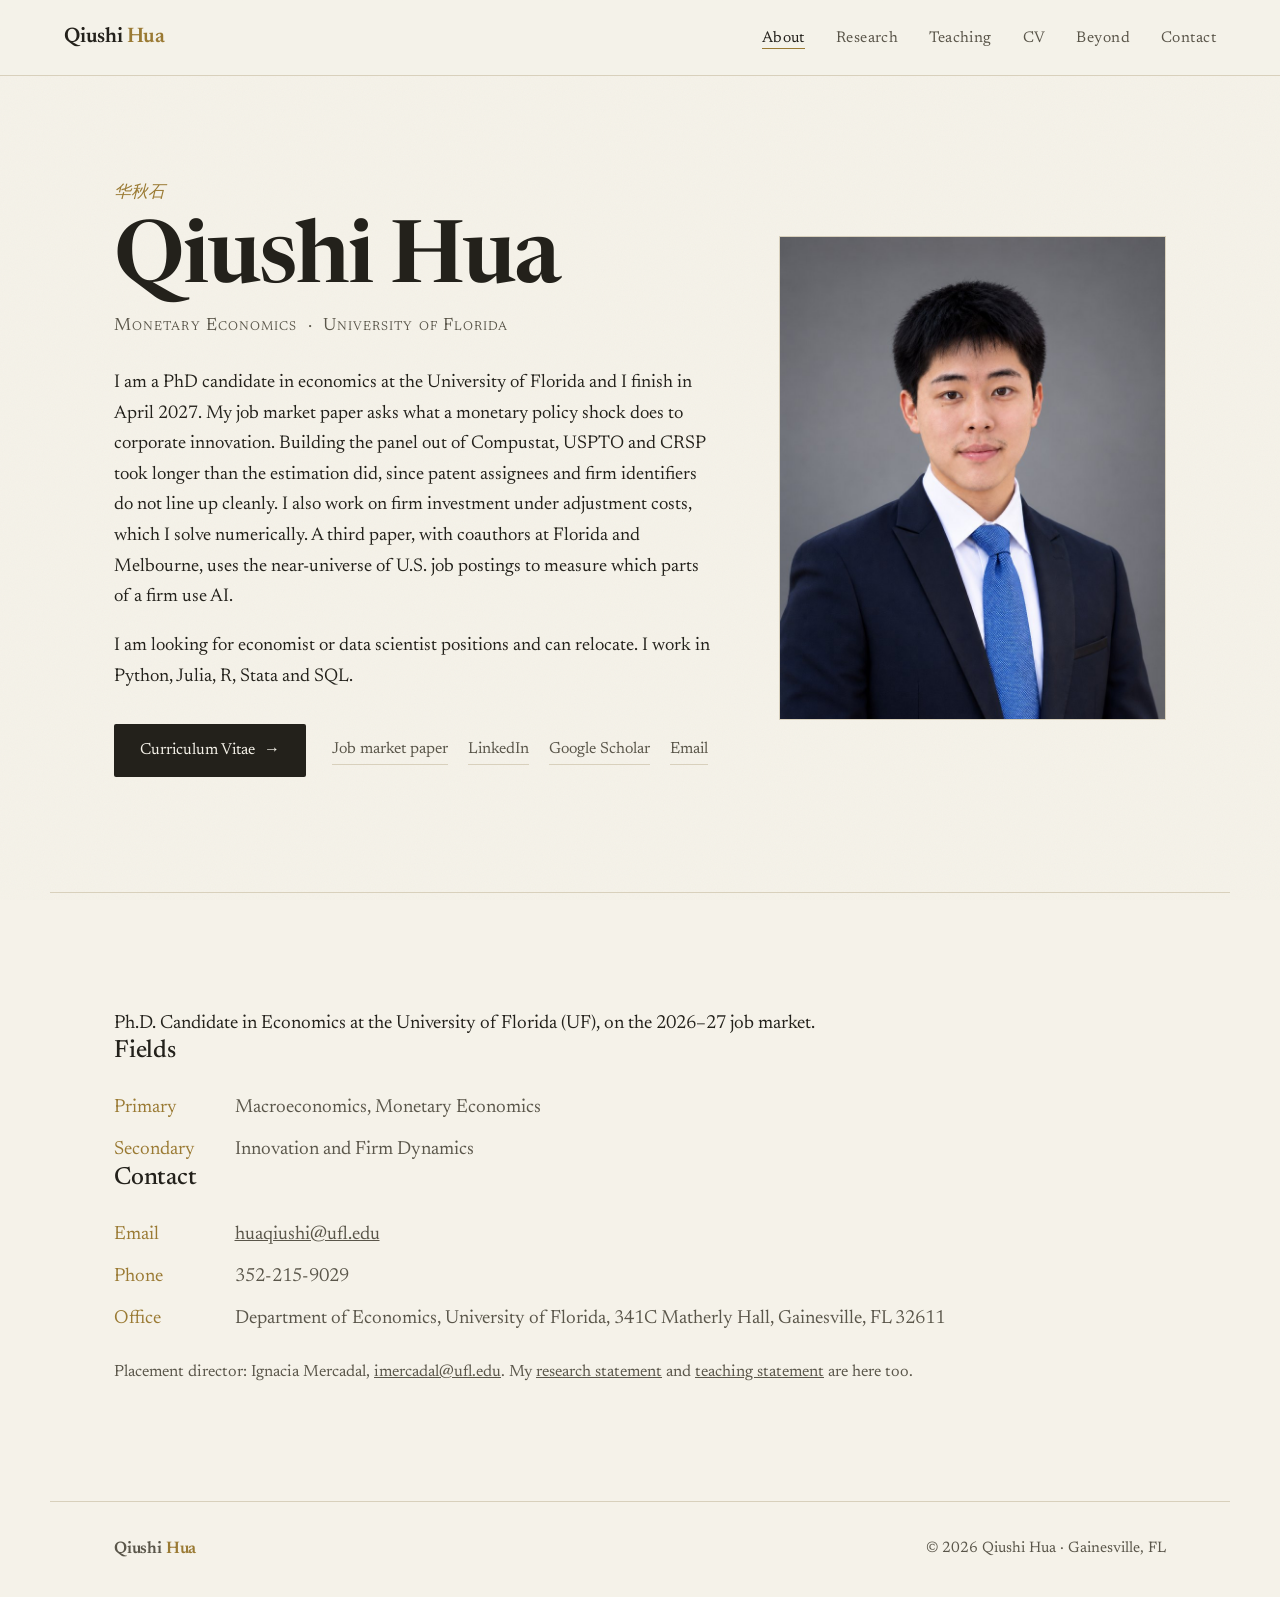
<file: index.html>
<!DOCTYPE html>
<html lang="en">
<head>
<meta charset="UTF-8">
<meta name="author" content="Qiushi Hua">
<meta name="google-site-verification" content="-uMQQfhjzofN4qs2VrgnZbA5-3qPDuItyNWs_X0ZDCM" />
<meta name="viewport" content="width=device-width, initial-scale=1.0">
<title>Qiushi Hua | Economics Ph.D. Candidate, University of Florida (UF)</title>
<meta name="description" content="Qiushi Hua, Ph.D. candidate in economics at the University of Florida (UF). Fields: macroeconomics, monetary economics, innovation and firm dynamics. On the 2026-27 job market.">
<link rel="canonical" href="https://qiushi-hua.github.io/">
<link rel="icon" href="favicon.svg" type="image/svg+xml">
<meta property="og:type" content="website">
<meta property="og:url" content="https://qiushi-hua.github.io/">
<meta property="og:title" content="Qiushi Hua | Economics PhD Candidate, University of Florida">
<meta property="og:description" content="PhD candidate in economics at the University of Florida, finishing in April 2027. Monetary policy, firm-level panel data.">
<meta property="og:image" content="https://qiushi-hua.github.io/photo.jpg">
<meta property="og:image:alt" content="Qiushi Hua">
<meta name="twitter:card" content="summary">
<link rel="preconnect" href="https://fonts.googleapis.com">
<link rel="preconnect" href="https://fonts.gstatic.com" crossorigin>
<link href="https://fonts.googleapis.com/css2?family=Newsreader:ital,opsz,wght@0,6..72,400;0,6..72,500;0,6..72,600;0,6..72,700;1,6..72,400;1,6..72,500&display=swap" rel="stylesheet">
<link rel="stylesheet" href="style.css?v=14">
<script type="application/ld+json">
{
  "@context": "https://schema.org",
  "@type": "Person",
  "name": "Qiushi Hua",
  "alternateName": "华秋石",
  "url": "https://qiushi-hua.github.io/",
  "image": "https://qiushi-hua.github.io/photo.jpg",
  "jobTitle": "PhD Candidate in Economics",
  "email": "mailto:huaqiushiwork@gmail.com",
  "affiliation": {
    "@type": "CollegeOrUniversity",
    "name": "University of Florida"
  },
  "knowsAbout": [
    "Monetary policy",
    "Macroeconomics",
    "Firm dynamics"
  ],
  "sameAs": [
    "https://www.linkedin.com/in/qiushi-hua-5a113523b/",
    "https://scholar.google.com/citations?user=_VODLB4AAAAJ&hl=en"
  ],
  "description": "PhD candidate in economics at the University of Florida, graduating April 2027. Fields: monetary economics and macroeconomics.",
  "alumniOf": [
    {
      "@type": "CollegeOrUniversity",
      "name": "University of Florida"
    },
    {
      "@type": "CollegeOrUniversity",
      "name": "Tongji University"
    }
  ],
  "worksFor": {
    "@type": "CollegeOrUniversity",
    "name": "University of Florida"
  }
}
</script>
</head>
<body>
<a class="skip" href="#main">Skip to content</a>
<nav>
  <a href="index.html" class="brand">Qiushi&nbsp;<span>Hua</span></a>
  <button class="nav-toggle" aria-label="Menu" aria-expanded="false" aria-controls="nav-links">&#9776;</button>
  <ul class="nav-links" id="nav-links">
    <li><a href="index.html" class="active" aria-current="page">About</a></li>
    <li><a href="research.html">Research</a></li>
    <li><a href="teaching.html">Teaching</a></li>
    <li><a href="cv.pdf" target="_blank" rel="noopener">CV</a></li>
    <li><a href="beyond.html">Beyond</a></li>
    <li><a href="contact.html">Contact</a></li>
  </ul>
</nav>

<main id="main">

  <section id="about" class="hero">
    <div>
      <p class="eyebrow" lang="zh-Hans">华秋石</p>
      <h1>Qiushi&nbsp;Hua</h1>
      <p class="role">Monetary Economics &nbsp;·&nbsp; University of Florida</p>
      <p class="bio">
        I am a PhD candidate in economics at the University of Florida and I finish
        in April 2027. My job market paper asks what a monetary policy shock does to
        corporate innovation. Building the panel out of Compustat, USPTO and CRSP
        took longer than the estimation did, since patent assignees and firm
        identifiers do not line up cleanly. I also work on firm investment under
        adjustment costs, which I solve numerically. A third paper, with coauthors at
        Florida and Melbourne, uses the near-universe of U.S. job postings to measure
        which parts of a firm use AI.
      </p>
      <p class="bio last">
        I am looking for economist or data scientist positions and can relocate. I
        work in Python, Julia, R, Stata and SQL.
      </p>
      <div class="actions">
        <a href="cv.pdf" target="_blank" rel="noopener" class="btn">Curriculum Vitae <span>&rarr;</span></a>
        <div class="links">
          <a href="research.html">Job market paper</a>
          <a href="https://www.linkedin.com/in/qiushi-hua-5a113523b/" target="_blank" rel="noopener">LinkedIn</a>
          <a href="https://scholar.google.com/citations?user=_VODLB4AAAAJ&amp;hl=en" target="_blank" rel="noopener">Google Scholar</a>
          <a href="mailto:huaqiushiwork@gmail.com">Email</a>
        </div>
      </div>
    </div>

    <div class="portrait">
      <img src="photo.jpg" alt="Qiushi Hua" width="800" height="1000">
    </div>
  </section>

  <div class="rule"></div>

  <section>
    <p class="bio">Ph.D. Candidate in Economics at the University of Florida (UF), on the 2026&ndash;27 job market.</p>
    <h2 class="subhead">Fields</h2>
    <dl class="cvlist">
      <div>
        <dt>Primary</dt>
        <dd>Macroeconomics, Monetary Economics</dd>
      </div>
      <div>
        <dt>Secondary</dt>
        <dd>Innovation and Firm Dynamics</dd>
      </div>
    </dl>
    <h2 class="subhead">Contact</h2>
    <dl class="cvlist">
      <div>
        <dt>Email</dt>
        <dd><a href="mailto:huaqiushi@ufl.edu">huaqiushi@ufl.edu</a></dd>
      </div>
      <div>
        <dt>Phone</dt>
        <dd>352-215-9029</dd>
      </div>
      <div>
        <dt>Office</dt>
        <dd>Department of Economics, University of Florida, 341C Matherly Hall, Gainesville, FL 32611</dd>
      </div>
    </dl>
    <p class="note">
      Placement director: Ignacia Mercadal, <a href="mailto:imercadal@ufl.edu">imercadal@ufl.edu</a>.
      My <a href="research-statement.pdf">research statement</a> and
      <a href="teaching-statement.pdf">teaching statement</a> are here too.
    </p>
  </section>

</main>
<footer>
  <a href="index.html" class="brand">Qiushi&nbsp;<span style="color:var(--accent);">Hua</span></a>
  <div>&copy; 2026 Qiushi Hua &middot; Gainesville, FL</div>
</footer>

<script src="site.js?v=14"></script>
</body>
</html>
</file>
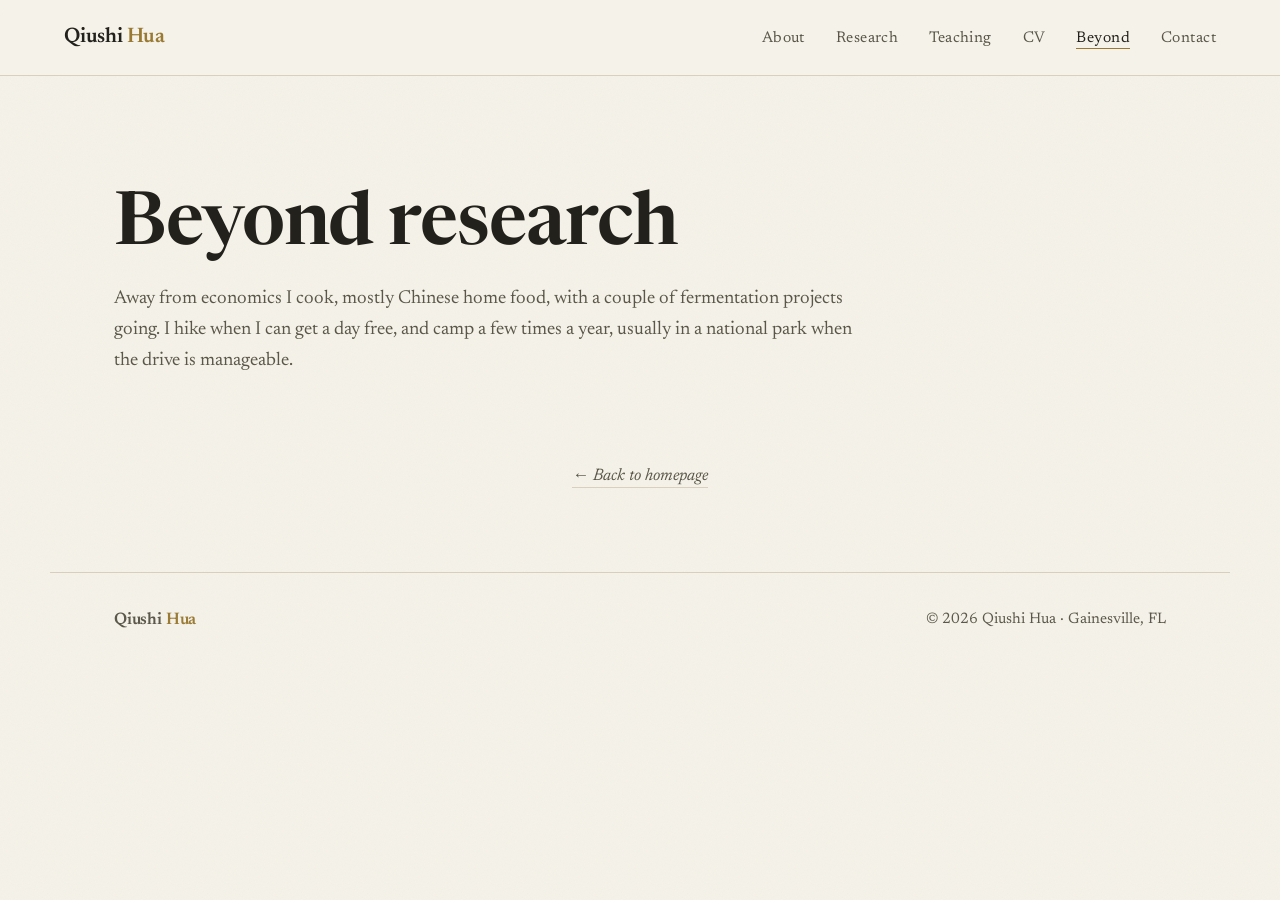
<file: beyond.html>
<!DOCTYPE html>
<html lang="en">
<head>
<meta charset="UTF-8">
<meta name="author" content="Qiushi Hua">
<meta name="viewport" content="width=device-width, initial-scale=1.0">
<title>Beyond research | Qiushi Hua, University of Florida</title>
<meta name="description" content="What Qiushi Hua does away from economics: cooking, hiking and camping.">
<link rel="canonical" href="https://qiushi-hua.github.io/beyond.html">
<link rel="icon" href="favicon.svg" type="image/svg+xml">
<meta property="og:type" content="website">
<meta property="og:url" content="https://qiushi-hua.github.io/beyond.html">
<meta property="og:title" content="Beyond research | Qiushi Hua, University of Florida">
<meta property="og:description" content="Cooking, hiking and camping.">
<meta property="og:image" content="https://qiushi-hua.github.io/photo.jpg">
<meta property="og:image:alt" content="Qiushi Hua">
<meta name="twitter:card" content="summary">
<link rel="preconnect" href="https://fonts.googleapis.com">
<link rel="preconnect" href="https://fonts.gstatic.com" crossorigin>
<link href="https://fonts.googleapis.com/css2?family=Newsreader:ital,opsz,wght@0,6..72,400;0,6..72,500;0,6..72,600;0,6..72,700;1,6..72,400;1,6..72,500&display=swap" rel="stylesheet">
<link rel="stylesheet" href="style.css?v=14">
</head>
<body>

<a class="skip" href="#main">Skip to content</a>
<nav>
  <a href="index.html" class="brand">Qiushi&nbsp;<span>Hua</span></a>
  <button class="nav-toggle" aria-label="Menu" aria-expanded="false" aria-controls="nav-links">&#9776;</button>
  <ul class="nav-links" id="nav-links">
    <li><a href="index.html">About</a></li>
    <li><a href="research.html">Research</a></li>
    <li><a href="teaching.html">Teaching</a></li>
    <li><a href="cv.pdf" target="_blank" rel="noopener">CV</a></li>
    <li><a href="beyond.html" class="active" aria-current="page">Beyond</a></li>
    <li><a href="contact.html">Contact</a></li>
  </ul>
</nav>

<main id="main">

  <section class="page-head">
    <h1>Beyond research</h1>
    <p class="lede">
      Away from economics I cook, mostly Chinese home food, with a couple of
      fermentation projects going. I hike when I can get a day free,
      and camp a few times a year, usually in a national park when the drive is
      manageable.
    </p>
  </section>

  <div class="back-strip">
    <a href="index.html">&larr; Back to homepage</a>
  </div>

</main>

<footer>
  <a href="index.html" class="brand">Qiushi&nbsp;<span style="color:var(--accent);">Hua</span></a>
  <div>&copy; 2026 Qiushi Hua &middot; Gainesville, FL</div>
</footer>

<script src="site.js?v=14"></script>
</body>
</html>
</file>
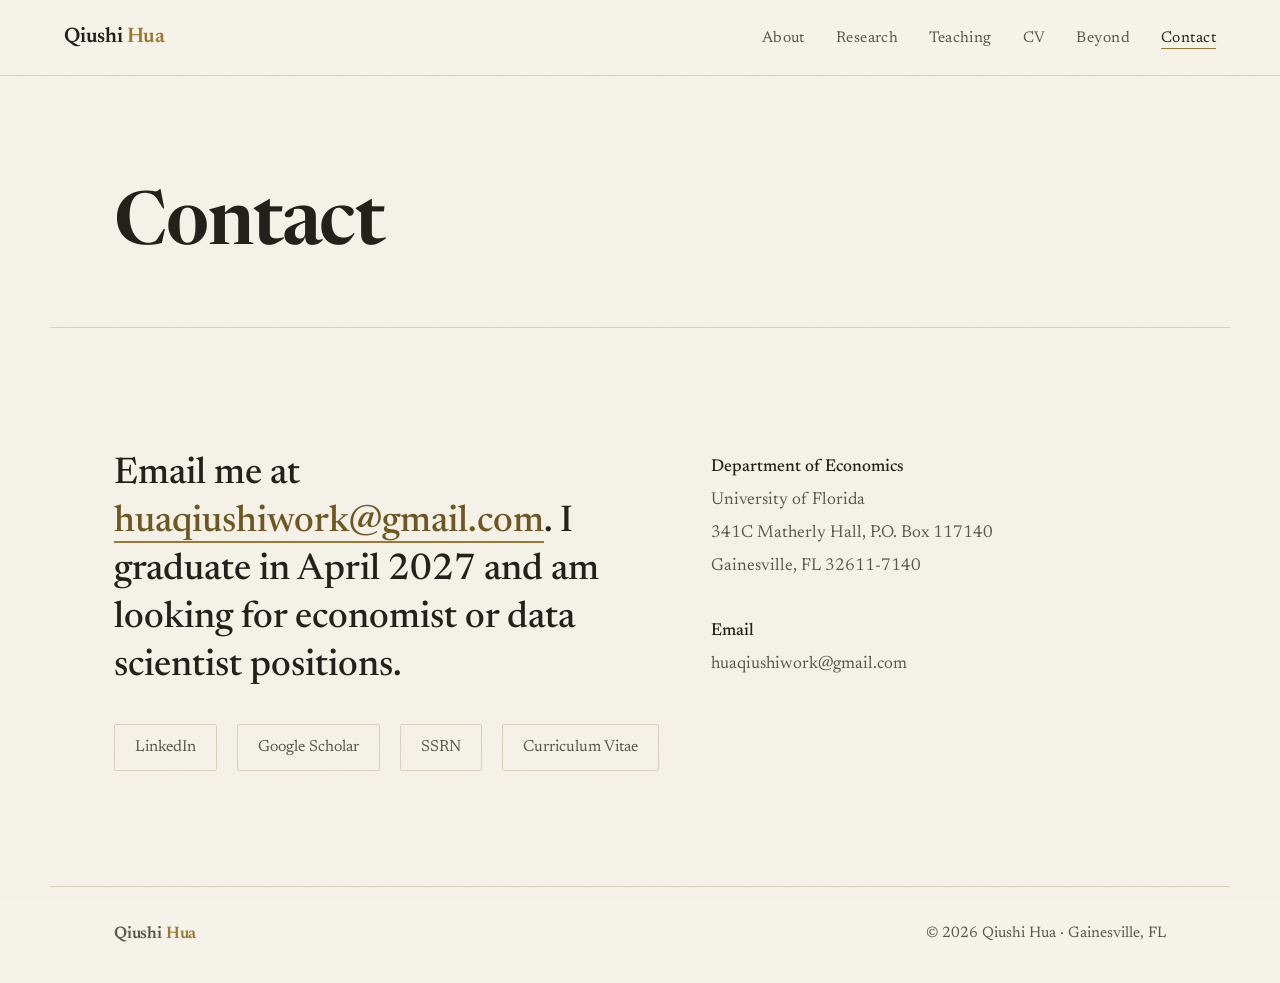
<file: contact.html>
<!DOCTYPE html>
<html lang="en">
<head>
<meta charset="UTF-8">
<meta name="author" content="Qiushi Hua">
<meta name="viewport" content="width=device-width, initial-scale=1.0">
<title>Contact | Qiushi Hua, University of Florida Economics</title>
<meta name="description" content="Contact Qiushi Hua, PhD candidate in economics at the University of Florida, graduating April 2027.">
<link rel="canonical" href="https://qiushi-hua.github.io/contact.html">
<link rel="icon" href="favicon.svg" type="image/svg+xml">
<meta property="og:type" content="website">
<meta property="og:url" content="https://qiushi-hua.github.io/contact.html">
<meta property="og:title" content="Contact | Qiushi Hua, University of Florida Economics">
<meta property="og:description" content="Email, LinkedIn, Google Scholar and CV for Qiushi Hua.">
<meta property="og:image" content="https://qiushi-hua.github.io/photo.jpg">
<meta property="og:image:alt" content="Qiushi Hua">
<meta name="twitter:card" content="summary">
<link rel="preconnect" href="https://fonts.googleapis.com">
<link rel="preconnect" href="https://fonts.gstatic.com" crossorigin>
<link href="https://fonts.googleapis.com/css2?family=Newsreader:ital,opsz,wght@0,6..72,400;0,6..72,500;0,6..72,600;0,6..72,700;1,6..72,400;1,6..72,500&display=swap" rel="stylesheet">
<link rel="stylesheet" href="style.css?v=14">
</head>
<body>
<a class="skip" href="#main">Skip to content</a>
<nav>
  <a href="index.html" class="brand">Qiushi&nbsp;<span>Hua</span></a>
  <button class="nav-toggle" aria-label="Menu" aria-expanded="false" aria-controls="nav-links">&#9776;</button>
  <ul class="nav-links" id="nav-links">
    <li><a href="index.html">About</a></li>
    <li><a href="research.html">Research</a></li>
    <li><a href="teaching.html">Teaching</a></li>
    <li><a href="cv.pdf" target="_blank" rel="noopener">CV</a></li>
    <li><a href="beyond.html">Beyond</a></li>
    <li><a href="contact.html" class="active" aria-current="page">Contact</a></li>
  </ul>
</nav>

<main id="main">

  <section class="page-head">
    <h1>Contact</h1>
  </section>

  <div class="rule"></div>

  <section>
    <div class="contact-grid">
      <p class="big">
        Email me at
        <a href="mailto:huaqiushiwork@gmail.com" class="mail">huaqiushiwork@gmail.com</a>.
        I graduate in April 2027 and am looking for economist or data scientist
        positions.
      </p>
      <div class="addr">
        <strong>Department of Economics</strong><br>
        University of Florida<br>
        341C Matherly Hall, P.O. Box 117140<br>
        Gainesville, FL 32611-7140<br><br>
        <strong>Email</strong><br>
        huaqiushiwork@gmail.com
      </div>
    </div>
    <div class="other-links">
      <a href="https://www.linkedin.com/in/qiushi-hua-5a113523b/" target="_blank" rel="noopener">LinkedIn</a>
      <a href="https://scholar.google.com/citations?user=_VODLB4AAAAJ&amp;hl=en" target="_blank" rel="noopener">Google Scholar</a>
      <a href="https://papers.ssrn.com/sol3/papers.cfm?abstract_id=5137261" target="_blank" rel="noopener">SSRN</a>
      <a href="cv.pdf" target="_blank" rel="noopener">Curriculum Vitae</a>
    </div>
  </section>

</main>
<footer>
  <a href="index.html" class="brand">Qiushi&nbsp;<span style="color:var(--accent);">Hua</span></a>
  <div>&copy; 2026 Qiushi Hua &middot; Gainesville, FL</div>
</footer>

<script src="site.js?v=14"></script>
</body>
</html>
</file>
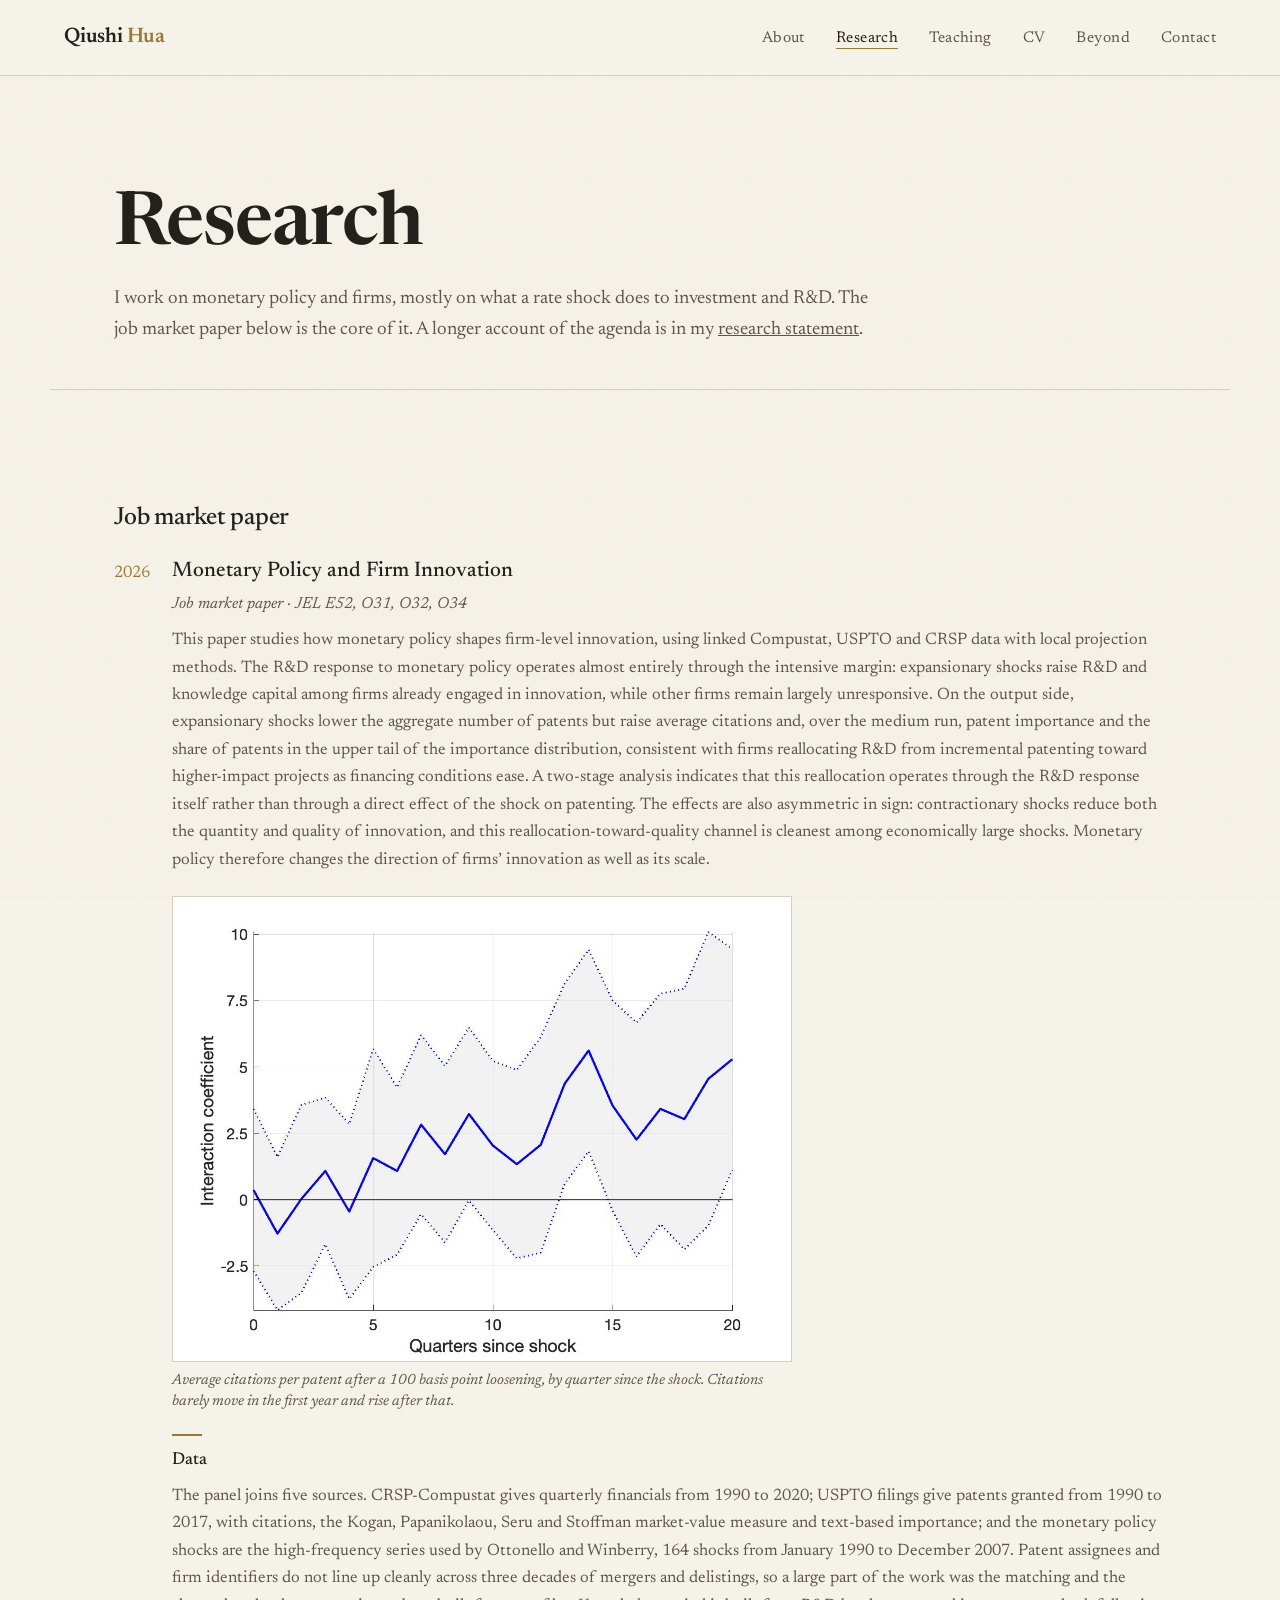
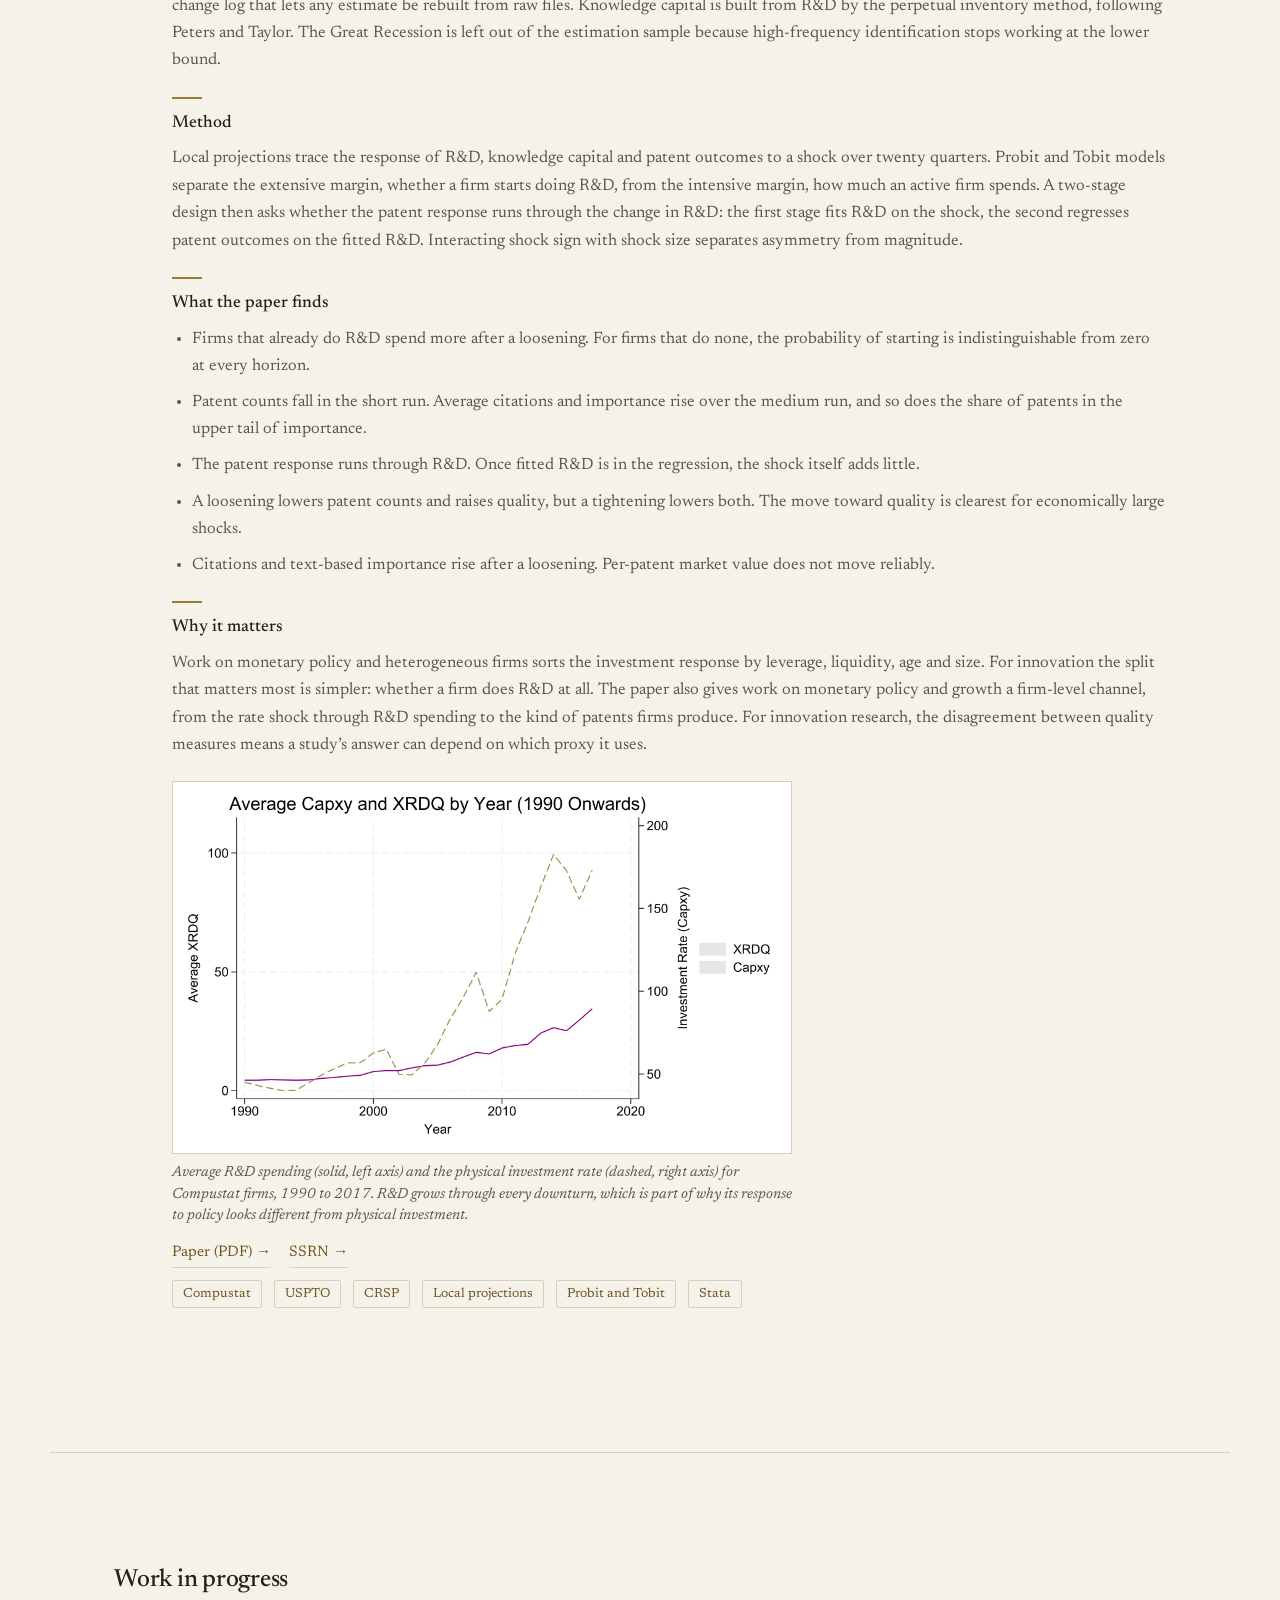
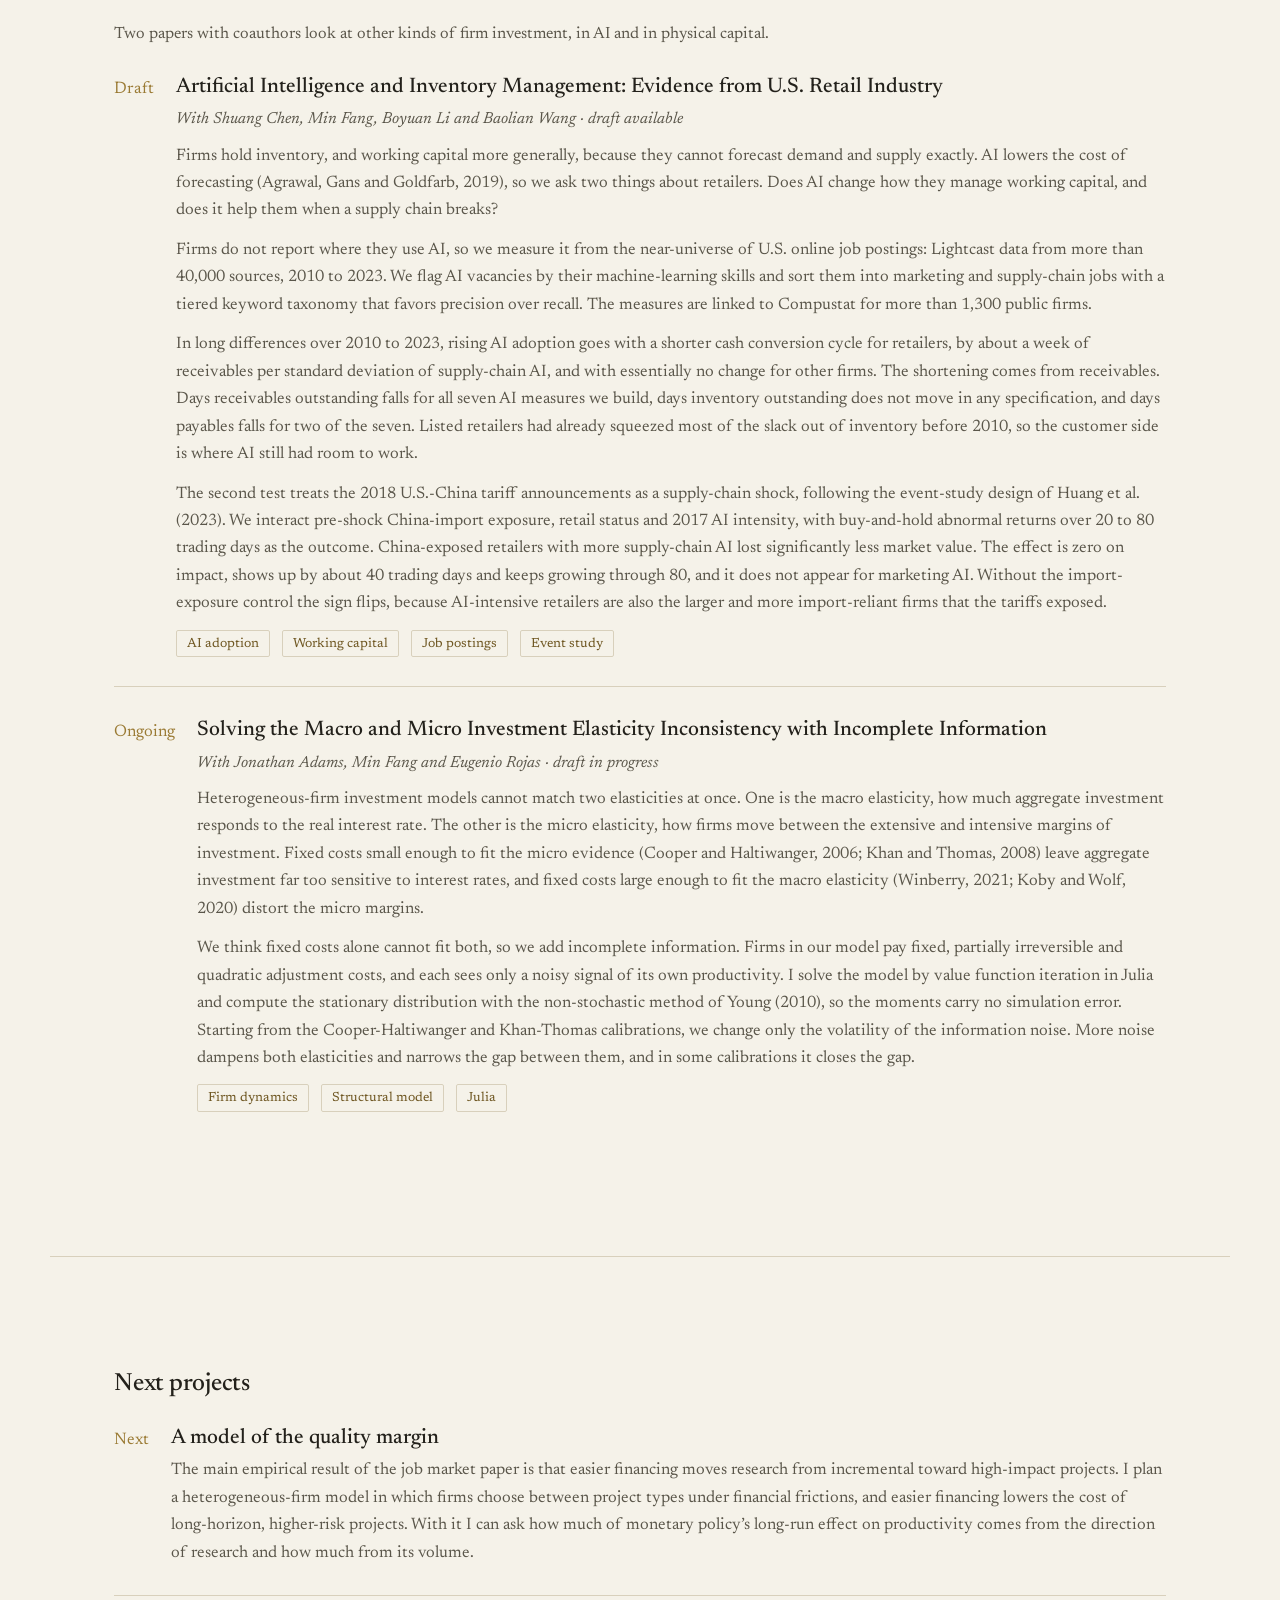
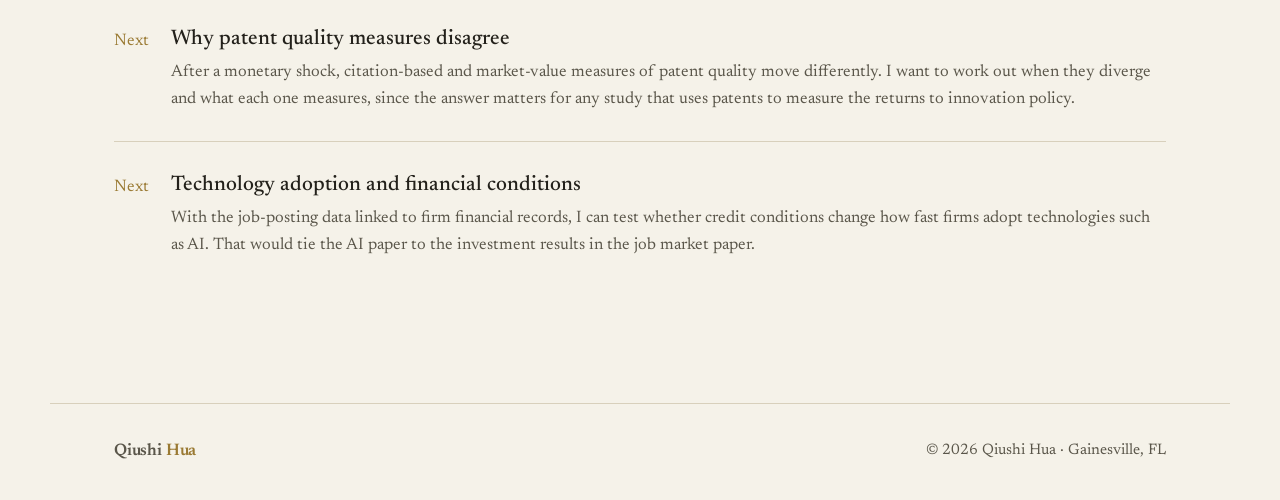
<file: research.html>
<!DOCTYPE html>
<html lang="en">
<head>
<meta charset="UTF-8">
<meta name="author" content="Qiushi Hua">
<meta name="viewport" content="width=device-width, initial-scale=1.0">
<title>Research | Qiushi Hua, University of Florida Economics</title>
<meta name="description" content="Job market paper and other research by Qiushi Hua on monetary policy, firm innovation and investment.">
<link rel="canonical" href="https://qiushi-hua.github.io/research.html">
<link rel="icon" href="favicon.svg" type="image/svg+xml">
<meta property="og:type" content="website">
<meta property="og:url" content="https://qiushi-hua.github.io/research.html">
<meta property="og:title" content="Research | Qiushi Hua, University of Florida Economics">
<meta property="og:description" content="Job market paper: Monetary Policy and Firm Innovation.">
<meta property="og:image" content="https://qiushi-hua.github.io/photo.jpg">
<meta property="og:image:alt" content="Qiushi Hua">
<meta name="twitter:card" content="summary">
<link rel="preconnect" href="https://fonts.googleapis.com">
<link rel="preconnect" href="https://fonts.gstatic.com" crossorigin>
<link href="https://fonts.googleapis.com/css2?family=Newsreader:ital,opsz,wght@0,6..72,400;0,6..72,500;0,6..72,600;0,6..72,700;1,6..72,400;1,6..72,500&display=swap" rel="stylesheet">
<link rel="stylesheet" href="style.css?v=14">
</head>
<body>
<a class="skip" href="#main">Skip to content</a>
<nav>
  <a href="index.html" class="brand">Qiushi&nbsp;<span>Hua</span></a>
  <button class="nav-toggle" aria-label="Menu" aria-expanded="false" aria-controls="nav-links">&#9776;</button>
  <ul class="nav-links" id="nav-links">
    <li><a href="index.html">About</a></li>
    <li><a href="research.html" class="active" aria-current="page">Research</a></li>
    <li><a href="teaching.html">Teaching</a></li>
    <li><a href="cv.pdf" target="_blank" rel="noopener">CV</a></li>
    <li><a href="beyond.html">Beyond</a></li>
    <li><a href="contact.html">Contact</a></li>
  </ul>
</nav>

<main id="main">

  <section class="page-head">
    <h1>Research</h1>
    <p class="lede">
      I work on monetary policy and firms, mostly on what a rate shock does to
      investment and R&amp;D. The job market paper below is the core of it. A longer
      account of the agenda is in my
      <a href="research-statement.pdf">research statement</a>.
    </p>
  </section>

  <div class="rule"></div>

  <section>
    <h2 class="subhead">Job market paper</h2>
    <div class="paper-list">
      <article class="paper">
        <div class="yr">2026</div>
        <div>
          <h3>Monetary Policy and Firm Innovation</h3>
          <p class="meta">Job market paper &middot; JEL E52, O31, O32, O34</p>
          <p class="abs">
            This paper studies how monetary policy shapes firm-level innovation, using
            linked Compustat, USPTO and CRSP data with local projection methods. The
            R&amp;D response to monetary policy operates almost entirely through the
            intensive margin: expansionary shocks raise R&amp;D and knowledge capital
            among firms already engaged in innovation, while other firms remain largely
            unresponsive. On the output side, expansionary shocks lower the aggregate
            number of patents but raise average citations and, over the medium run,
            patent importance and the share of patents in the upper tail of the
            importance distribution, consistent with firms reallocating R&amp;D from
            incremental patenting toward higher-impact projects as financing conditions
            ease. A two-stage analysis indicates that this reallocation operates through
            the R&amp;D response itself rather than through a direct effect of the shock
            on patenting. The effects are also asymmetric in sign: contractionary shocks
            reduce both the quantity and quality of innovation, and this
            reallocation-toward-quality channel is cleanest among economically large
            shocks. Monetary policy therefore changes the direction of firms&rsquo; innovation
            as well as its scale.
          </p>

          <figure class="pfig">
            <img src="img/jmp-citations-irf.jpg" alt="Impulse response of average citations per patent to a monetary policy loosening over twenty quarters, rising from zero to about five, with confidence bands" width="1164" height="874" loading="lazy">
            <figcaption>Average citations per patent after a 100 basis point loosening, by quarter since the shock. Citations barely move in the first year and rise after that.</figcaption>
          </figure>

          <h4>Data</h4>
          <p class="abs">
            The panel joins five sources. CRSP-Compustat gives quarterly financials from
            1990 to 2020; USPTO filings give patents granted from 1990 to 2017, with
            citations, the Kogan, Papanikolaou, Seru and Stoffman market-value measure
            and text-based importance; and the monetary policy shocks are the
            high-frequency series used by Ottonello and Winberry, 164 shocks from
            January 1990 to December 2007. Patent assignees and firm identifiers do not
            line up cleanly across three decades of mergers and delistings, so a large
            part of the work was the matching and the change log that lets any
            estimate be rebuilt from raw files. Knowledge capital is built from R&amp;D
            by the perpetual inventory method, following Peters and Taylor. The Great
            Recession is left out of the estimation sample because high-frequency
            identification stops working at the lower bound.
          </p>

          <h4>Method</h4>
          <p class="abs">
            Local projections trace the response of R&amp;D, knowledge capital and
            patent outcomes to a shock over twenty quarters. Probit and Tobit models
            separate the extensive margin, whether a firm starts doing R&amp;D, from the
            intensive margin, how much an active firm spends. A two-stage design then
            asks whether the patent response runs through the change in R&amp;D: the
            first stage fits R&amp;D on the shock, the second regresses patent outcomes
            on the fitted R&amp;D. Interacting shock sign with shock size separates
            asymmetry from magnitude.
          </p>

          <h4>What the paper finds</h4>
          <ul class="findings">
            <li>Firms that already do R&amp;D spend more after a loosening. For firms that do none, the probability of starting is indistinguishable from zero at every horizon.</li>
            <li>Patent counts fall in the short run. Average citations and importance rise over the medium run, and so does the share of patents in the upper tail of importance.</li>
            <li>The patent response runs through R&amp;D. Once fitted R&amp;D is in the regression, the shock itself adds little.</li>
            <li>A loosening lowers patent counts and raises quality, but a tightening lowers both. The move toward quality is clearest for economically large shocks.</li>
            <li>Citations and text-based importance rise after a loosening. Per-patent market value does not move reliably.</li>
          </ul>

          <h4>Why it matters</h4>
          <p class="abs">
            Work on monetary policy and heterogeneous firms sorts the investment response by
            leverage, liquidity, age and size. For innovation the split that matters most is
            simpler: whether a firm does R&amp;D at all. The paper also gives work on monetary
            policy and growth a firm-level channel, from the rate shock through R&amp;D spending
            to the kind of patents firms produce. For innovation research, the disagreement
            between quality measures means a study&rsquo;s answer can depend on which proxy it
            uses.
          </p>

          <figure class="pfig">
            <img src="img/jmp-rd-vs-capex.jpg" alt="Line chart of average R&amp;D spending and the physical investment rate for US firms from 1990 to 2017, both rising, with R&amp;D rising more steadily" width="2000" height="1200" loading="lazy">
            <figcaption>Average R&amp;D spending (solid, left axis) and the physical investment rate (dashed, right axis) for Compustat firms, 1990 to 2017. R&amp;D grows through every downturn, which is part of why its response to policy looks different from physical investment.</figcaption>
          </figure>

          <div class="plinks">
            <a href="jmp.pdf">Paper (PDF) &rarr;</a>
            <a href="https://papers.ssrn.com/sol3/papers.cfm?abstract_id=5137261" target="_blank" rel="noopener">SSRN &rarr;</a>
          </div>
          <span class="tag">Compustat</span>
          <span class="tag">USPTO</span>
          <span class="tag">CRSP</span>
          <span class="tag">Local projections</span>
          <span class="tag">Probit and Tobit</span>
          <span class="tag">Stata</span>
        </div>
      </article>
    </div>
  </section>

  <div class="rule"></div>

  <section>
    <h2 class="subhead">Work in progress</h2>
    <p class="note lead">
      Two papers with coauthors look at other kinds of firm investment, in AI and in
      physical capital.
    </p>
    <div class="paper-list">
      <article class="paper">
        <div class="yr">Draft</div>
        <div>
          <h3>Artificial Intelligence and Inventory Management: Evidence from U.S. Retail Industry</h3>
          <p class="meta">With Shuang Chen, Min Fang, Boyuan Li and Baolian Wang &middot; draft available</p>
          <p class="abs">
            Firms hold inventory, and working capital more generally, because they cannot
            forecast demand and supply exactly. AI lowers the cost of forecasting (Agrawal,
            Gans and Goldfarb, 2019), so we ask two things about retailers. Does AI change how
            they manage working capital, and does it help them when a supply chain breaks?
          </p>
          <p class="abs">
            Firms do not report where they use AI, so we measure it from the near-universe of
            U.S. online job postings: Lightcast data from more than 40,000 sources, 2010 to
            2023. We flag AI vacancies by their machine-learning skills and sort them into
            marketing and supply-chain jobs with a tiered keyword taxonomy that favors
            precision over recall. The measures are linked to Compustat for more than 1,300
            public firms.
          </p>
          <p class="abs">
            In long differences over 2010 to 2023, rising AI adoption goes with a shorter cash
            conversion cycle for retailers, by about a week of receivables per standard
            deviation of supply-chain AI, and with essentially no change for other firms. The
            shortening comes from receivables. Days receivables outstanding falls for all seven
            AI measures we build, days inventory outstanding does not move in any
            specification, and days payables falls for two of the seven. Listed retailers had
            already squeezed most of the slack out of inventory before 2010, so the customer
            side is where AI still had room to work.
          </p>
          <p class="abs">
            The second test treats the 2018 U.S.-China tariff announcements as a supply-chain
            shock, following the event-study design of Huang et al. (2023). We interact
            pre-shock China-import exposure, retail status and 2017 AI intensity, with
            buy-and-hold abnormal returns over 20 to 80 trading days as the outcome.
            China-exposed retailers with more supply-chain AI lost significantly less market
            value. The effect is zero on impact, shows up by about 40 trading days and keeps
            growing through 80, and it does not appear for marketing AI. Without the
            import-exposure control the sign flips, because AI-intensive retailers are also the
            larger and more import-reliant firms that the tariffs exposed.
          </p>
          <span class="tag">AI adoption</span>
          <span class="tag">Working capital</span>
          <span class="tag">Job postings</span>
          <span class="tag">Event study</span>
        </div>
      </article>

      <article class="paper">
        <div class="yr">Ongoing</div>
        <div>
          <h3>Solving the Macro and Micro Investment Elasticity Inconsistency with Incomplete Information</h3>
          <p class="meta">With Jonathan Adams, Min Fang and Eugenio Rojas &middot; draft in progress</p>
          <p class="abs">
            Heterogeneous-firm investment models cannot match two elasticities at once. One is
            the macro elasticity, how much aggregate investment responds to the real interest
            rate. The other is the micro elasticity, how firms move between the extensive and
            intensive margins of investment. Fixed costs small enough to fit the micro evidence
            (Cooper and Haltiwanger, 2006; Khan and Thomas, 2008) leave aggregate investment far
            too sensitive to interest rates, and fixed costs large enough to fit the macro
            elasticity (Winberry, 2021; Koby and Wolf, 2020) distort the micro margins.
          </p>
          <p class="abs">
            We think fixed costs alone cannot fit both, so we add incomplete information. Firms
            in our model pay fixed, partially irreversible and quadratic adjustment costs, and
            each sees only a noisy signal of its own productivity. I solve the model by value
            function iteration in Julia and compute the stationary distribution with the
            non-stochastic method of Young (2010), so the moments carry no simulation error.
            Starting from the Cooper-Haltiwanger and Khan-Thomas calibrations, we change only
            the volatility of the information noise. More noise dampens both elasticities and
            narrows the gap between them, and in some calibrations it closes the gap.
          </p>
          <span class="tag">Firm dynamics</span>
          <span class="tag">Structural model</span>
          <span class="tag">Julia</span>
        </div>
      </article>
    </div>
  </section>

  <div class="rule"></div>

  <section>
    <h2 class="subhead">Next projects</h2>
    <div class="paper-list">
      <article class="paper">
        <div class="yr">Next</div>
        <div>
          <h3>A model of the quality margin</h3>
          <p class="abs">
            The main empirical result of the job market paper is that easier financing
            moves research from incremental toward high-impact projects. I plan a
            heterogeneous-firm model in which firms choose between project types under
            financial frictions, and easier financing lowers the cost of long-horizon,
            higher-risk projects. With it I can ask how much of monetary policy&rsquo;s
            long-run effect on productivity comes from the direction of research and how
            much from its volume.
          </p>
        </div>
      </article>
      <article class="paper">
        <div class="yr">Next</div>
        <div>
          <h3>Why patent quality measures disagree</h3>
          <p class="abs">
            After a monetary shock, citation-based and market-value measures of patent
            quality move differently. I want to work out when they diverge and what each
            one measures, since the answer matters for any study that uses patents to
            measure the returns to innovation policy.
          </p>
        </div>
      </article>
      <article class="paper">
        <div class="yr">Next</div>
        <div>
          <h3>Technology adoption and financial conditions</h3>
          <p class="abs">
            With the job-posting data linked to firm financial records, I can test whether
            credit conditions change how fast firms adopt technologies such as AI. That
            would tie the AI paper to the investment results in the job market paper.
          </p>
        </div>
      </article>
    </div>
  </section>

</main>
<footer>
  <a href="index.html" class="brand">Qiushi&nbsp;<span style="color:var(--accent);">Hua</span></a>
  <div>&copy; 2026 Qiushi Hua &middot; Gainesville, FL</div>
</footer>

<script src="site.js?v=14"></script>
</body>
</html>
</file>
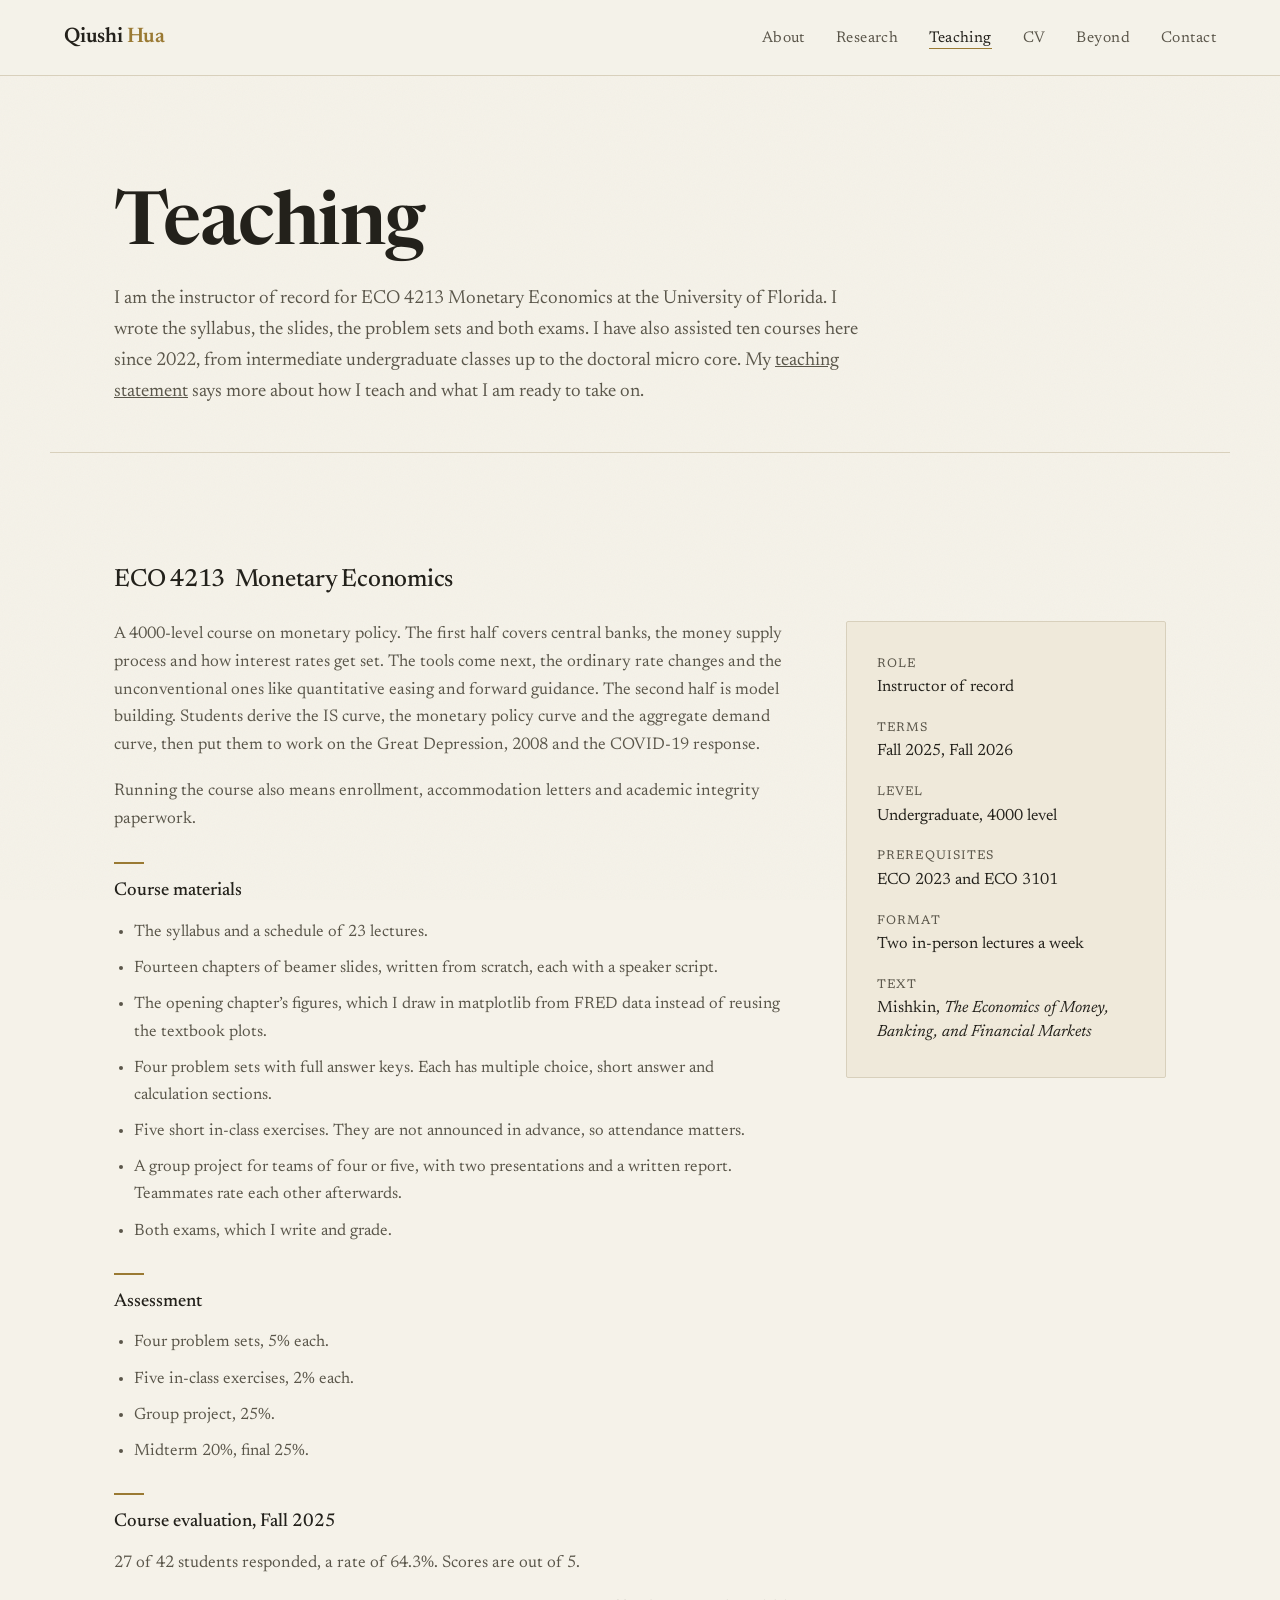
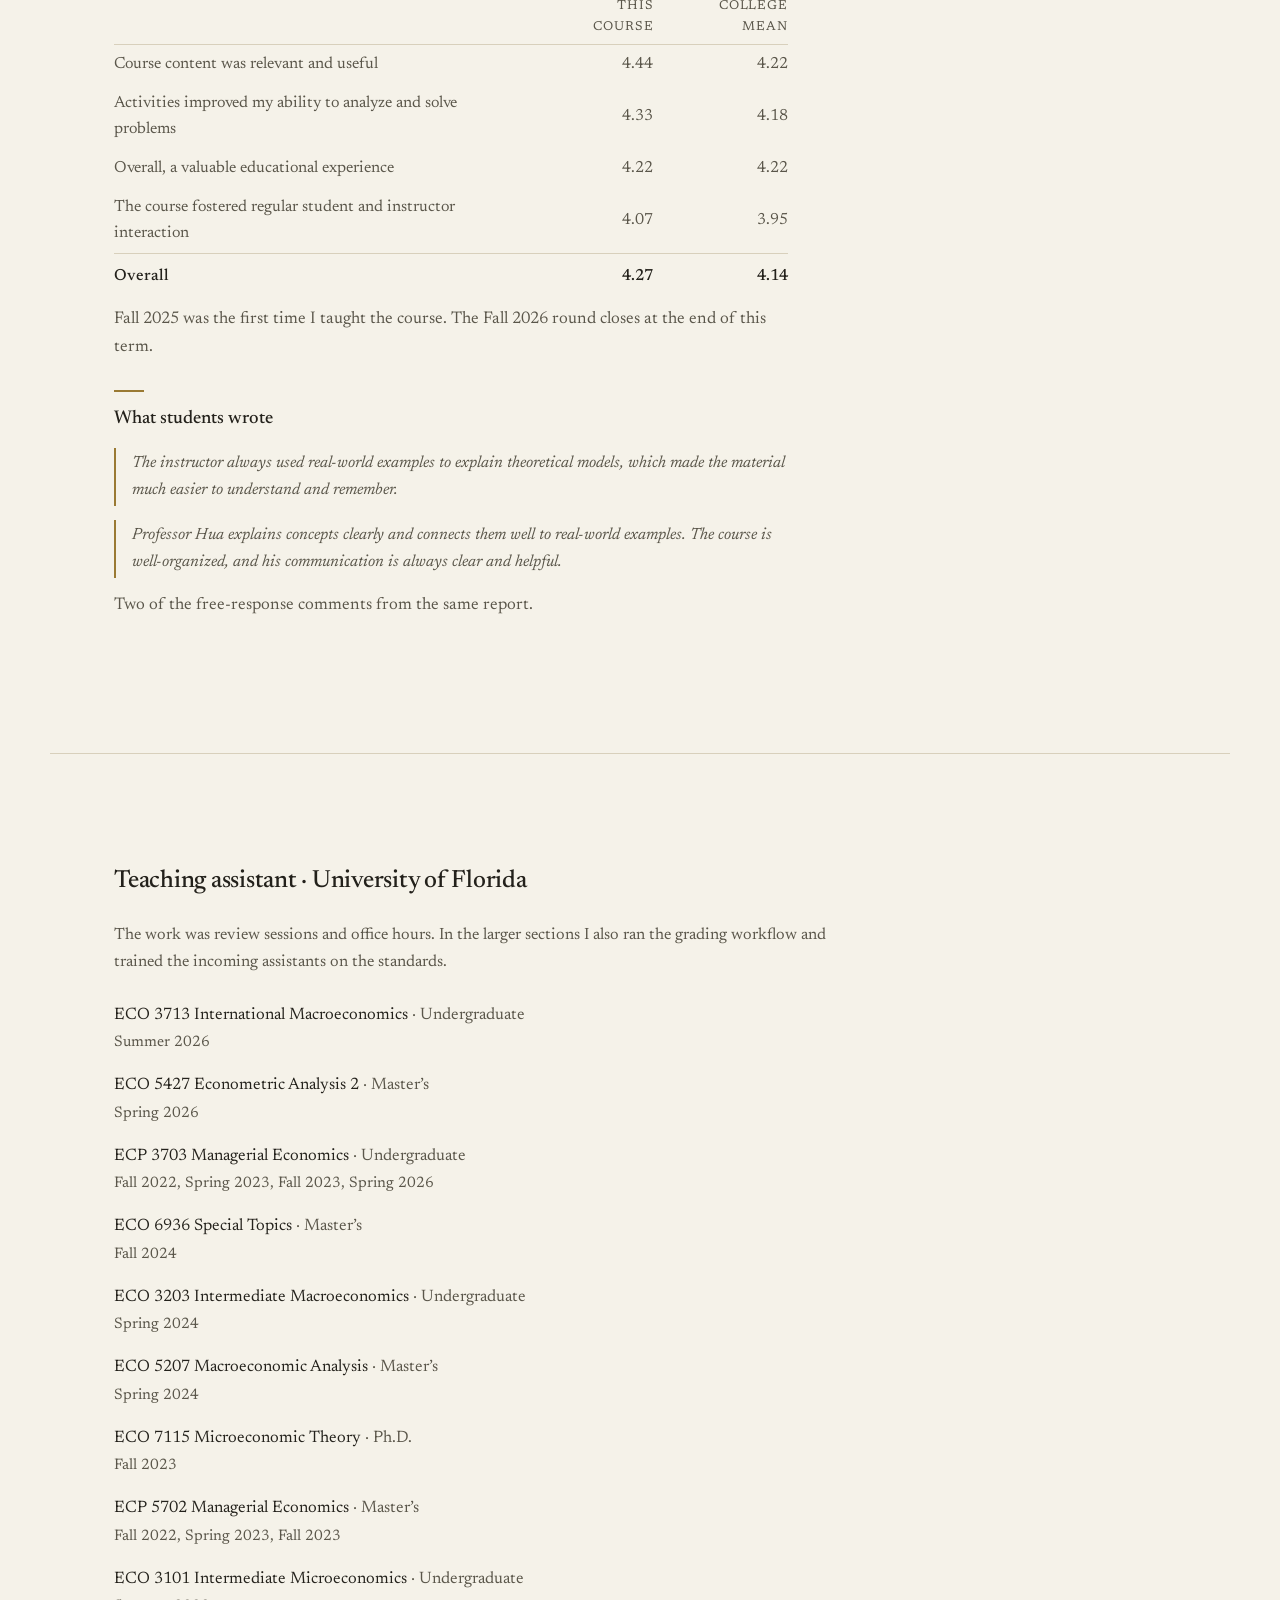
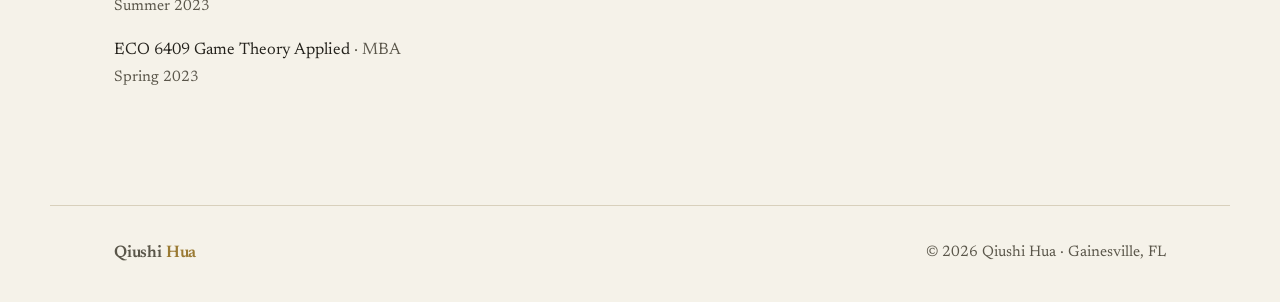
<file: teaching.html>
<!DOCTYPE html>
<html lang="en">
<head>
<meta charset="UTF-8">
<meta name="author" content="Qiushi Hua">
<meta name="viewport" content="width=device-width, initial-scale=1.0">
<title>Teaching | Qiushi Hua, University of Florida Economics</title>
<meta name="description" content="Qiushi Hua is the instructor of record for ECO 4213 Monetary Economics at the University of Florida.">
<link rel="canonical" href="https://qiushi-hua.github.io/teaching.html">
<link rel="icon" href="favicon.svg" type="image/svg+xml">
<meta property="og:type" content="website">
<meta property="og:url" content="https://qiushi-hua.github.io/teaching.html">
<meta property="og:title" content="Teaching | Qiushi Hua, University of Florida Economics">
<meta property="og:description" content="Instructor of record for ECO 4213 Monetary Economics at the University of Florida.">
<meta property="og:image" content="https://qiushi-hua.github.io/photo.jpg">
<meta property="og:image:alt" content="Qiushi Hua">
<meta name="twitter:card" content="summary">
<link rel="preconnect" href="https://fonts.googleapis.com">
<link rel="preconnect" href="https://fonts.gstatic.com" crossorigin>
<link href="https://fonts.googleapis.com/css2?family=Newsreader:ital,opsz,wght@0,6..72,400;0,6..72,500;0,6..72,600;0,6..72,700;1,6..72,400;1,6..72,500&display=swap" rel="stylesheet">
<link rel="stylesheet" href="style.css?v=14">
</head>
<body>
<a class="skip" href="#main">Skip to content</a>
<nav>
  <a href="index.html" class="brand">Qiushi&nbsp;<span>Hua</span></a>
  <button class="nav-toggle" aria-label="Menu" aria-expanded="false" aria-controls="nav-links">&#9776;</button>
  <ul class="nav-links" id="nav-links">
    <li><a href="index.html">About</a></li>
    <li><a href="research.html">Research</a></li>
    <li><a href="teaching.html" class="active" aria-current="page">Teaching</a></li>
    <li><a href="cv.pdf" target="_blank" rel="noopener">CV</a></li>
    <li><a href="beyond.html">Beyond</a></li>
    <li><a href="contact.html">Contact</a></li>
  </ul>
</nav>

<main id="main">

  <section class="page-head">
    <h1>Teaching</h1>
    <p class="lede">
      I am the instructor of record for ECO 4213 Monetary Economics at the
      University of Florida. I wrote the syllabus, the slides, the problem sets and
      both exams. I have also assisted ten courses here since 2022, from intermediate
      undergraduate classes up to the doctoral micro core. My
      <a href="teaching-statement.pdf">teaching statement</a> says more about how I teach
      and what I am ready to take on.
    </p>
  </section>

  <div class="rule"></div>

  <section>
    <h2 class="subhead">ECO 4213 &nbsp;Monetary Economics</h2>
    <div class="course">

      <div class="course-body">
        <p>
          A 4000-level course on monetary policy. The first half covers central
          banks, the money supply process and how interest rates get set. The tools come
          next, the ordinary rate changes and the unconventional ones like quantitative
          easing and forward guidance. The second half is model building. Students derive the
          IS curve, the monetary policy curve and the aggregate demand curve, then
          put them to work on the Great Depression, 2008 and the COVID-19 response.
        </p>
        <p>
          Running the course also means enrollment, accommodation letters and
          academic integrity paperwork.
        </p>

        <h3>Course materials</h3>
        <ul>
          <li>The syllabus and a schedule of 23 lectures.</li>
          <li>Fourteen chapters of beamer slides, written from scratch, each with a speaker script.</li>
          <li>The opening chapter&rsquo;s figures, which I draw in matplotlib from FRED data instead of reusing the textbook plots.</li>
          <li>Four problem sets with full answer keys. Each has multiple choice, short answer and calculation sections.</li>
          <li>Five short in-class exercises. They are not announced in advance, so attendance matters.</li>
          <li>A group project for teams of four or five, with two presentations and a written report. Teammates rate each other afterwards.</li>
          <li>Both exams, which I write and grade.</li>
        </ul>

        <h3>Assessment</h3>
        <ul>
          <li>Four problem sets, 5% each.</li>
          <li>Five in-class exercises, 2% each.</li>
          <li>Group project, 25%.</li>
          <li>Midterm 20%, final 25%.</li>
        </ul>

        <h3>Course evaluation, Fall 2025</h3>
        <p class="evalnote">
          27 of 42 students responded, a rate of 64.3%. Scores are out of 5.
        </p>
        <table class="evals">
          <thead>
            <tr><th scope="col"></th><th scope="col">This course</th><th scope="col">College mean</th></tr>
          </thead>
          <tbody>
            <tr><th scope="row">Course content was relevant and useful</th><td>4.44</td><td>4.22</td></tr>
            <tr><th scope="row">Activities improved my ability to analyze and solve problems</th><td>4.33</td><td>4.18</td></tr>
            <tr><th scope="row">Overall, a valuable educational experience</th><td>4.22</td><td>4.22</td></tr>
            <tr><th scope="row">The course fostered regular student and instructor interaction</th><td>4.07</td><td>3.95</td></tr>
            <tr class="evaltotal"><th scope="row">Overall</th><td>4.27</td><td>4.14</td></tr>
          </tbody>
        </table>
        <p class="evalnote">
          Fall 2025 was the first time I taught the course. The Fall 2026 round closes at the
          end of this term.
        </p>

        <h3>What students wrote</h3>
        <blockquote class="evalquote">
          The instructor always used real-world examples to explain theoretical models, which
          made the material much easier to understand and remember.
        </blockquote>
        <blockquote class="evalquote">
          Professor Hua explains concepts clearly and connects them well to real-world
          examples. The course is well-organized, and his communication is always clear and
          helpful.
        </blockquote>
        <p class="evalnote">Two of the free-response comments from the same report.</p>
      </div>

      <div class="factcard">
        <dl>
          <dt>Role</dt>
          <dd>Instructor of record</dd>
          <dt>Terms</dt>
          <dd>Fall 2025, Fall 2026</dd>
          <dt>Level</dt>
          <dd>Undergraduate, 4000 level</dd>
          <dt>Prerequisites</dt>
          <dd>ECO 2023 and ECO 3101</dd>
          <dt>Format</dt>
          <dd>Two in-person lectures a week</dd>
          <dt>Text</dt>
          <dd>Mishkin, <em>The Economics of Money, Banking, and Financial Markets</em></dd>
        </dl>
      </div>

    </div>
  </section>

  <div class="rule"></div>

  <section>
    <h2 class="subhead">Teaching assistant &middot; University of Florida</h2>
    <p class="note lead">
      The work was review sessions and office hours. In the larger sections I also ran the
      grading workflow and trained the incoming assistants on the standards.
    </p>
    <div class="talist">
      <div class="ta">
        <p class="ta-course">ECO 3713 International Macroeconomics <span class="ta-level">&middot; Undergraduate</span></p>
        <p class="ta-term">Summer 2026</p>
      </div>
      <div class="ta">
        <p class="ta-course">ECO 5427 Econometric Analysis 2 <span class="ta-level">&middot; Master&rsquo;s</span></p>
        <p class="ta-term">Spring 2026</p>
      </div>
      <div class="ta">
        <p class="ta-course">ECP 3703 Managerial Economics <span class="ta-level">&middot; Undergraduate</span></p>
        <p class="ta-term">Fall 2022, Spring 2023, Fall 2023, Spring 2026</p>
      </div>
      <div class="ta">
        <p class="ta-course">ECO 6936 Special Topics <span class="ta-level">&middot; Master&rsquo;s</span></p>
        <p class="ta-term">Fall 2024</p>
      </div>
      <div class="ta">
        <p class="ta-course">ECO 3203 Intermediate Macroeconomics <span class="ta-level">&middot; Undergraduate</span></p>
        <p class="ta-term">Spring 2024</p>
      </div>
      <div class="ta">
        <p class="ta-course">ECO 5207 Macroeconomic Analysis <span class="ta-level">&middot; Master&rsquo;s</span></p>
        <p class="ta-term">Spring 2024</p>
      </div>
      <div class="ta">
        <p class="ta-course">ECO 7115 Microeconomic Theory <span class="ta-level">&middot; Ph.D.</span></p>
        <p class="ta-term">Fall 2023</p>
      </div>
      <div class="ta">
        <p class="ta-course">ECP 5702 Managerial Economics <span class="ta-level">&middot; Master&rsquo;s</span></p>
        <p class="ta-term">Fall 2022, Spring 2023, Fall 2023</p>
      </div>
      <div class="ta">
        <p class="ta-course">ECO 3101 Intermediate Microeconomics <span class="ta-level">&middot; Undergraduate</span></p>
        <p class="ta-term">Summer 2023</p>
      </div>
      <div class="ta">
        <p class="ta-course">ECO 6409 Game Theory Applied <span class="ta-level">&middot; MBA</span></p>
        <p class="ta-term">Spring 2023</p>
      </div>
    </div>
  </section>

</main>
<footer>
  <a href="index.html" class="brand">Qiushi&nbsp;<span style="color:var(--accent);">Hua</span></a>
  <div>&copy; 2026 Qiushi Hua &middot; Gainesville, FL</div>
</footer>

<script src="site.js?v=14"></script>
</body>
</html>
</file>
<file: style.css>
/* ===========================================================
   qiushi-hua.github.io  --  single shared stylesheet
   Every page loads this file. Change a colour once, here.
   =========================================================== */

:root{
  --paper:#f5f2e9;
  --paper-2:#efe9da;
  --ink:#23211b;
  --ink-soft:#5a564a;
  --accent:#9a7a33;
  --accent-deep:#6f5722;
  --line:#d8d0bc;
}

*{margin:0;padding:0;box-sizing:border-box;}
html{scroll-behavior:smooth;scroll-padding-top:90px;}
body{
  background:var(--paper);color:var(--ink);
  /* One family for the whole site. Everything below inherits it. */
  font-family:"Newsreader",Georgia,serif;
  font-size:19px;line-height:1.65;
  -webkit-font-smoothing:antialiased;overflow-x:hidden;
}
body::before{
  content:"";position:fixed;inset:0;pointer-events:none;z-index:1;
  background-image:url("data:image/svg+xml,%3Csvg xmlns='http://www.w3.org/2000/svg' width='160' height='160'%3E%3Cfilter id='n'%3E%3CfeTurbulence type='fractalNoise' baseFrequency='0.85' numOctaves='2'/%3E%3C/filter%3E%3Crect width='100%25' height='100%25' filter='url(%23n)' opacity='0.035'/%3E%3C/svg%3E");
}
a{color:inherit;}
::selection{background:var(--accent);color:var(--paper);}

/* ---------- nav ---------- */
nav{
  position:fixed;top:0;left:0;right:0;z-index:50;
  display:flex;align-items:baseline;justify-content:space-between;
  padding:20px clamp(20px,5vw,72px);
  background:rgba(245,242,233,0.82);backdrop-filter:blur(10px);
  border-bottom:1px solid var(--line);
}
.brand{font-weight:600;font-size:1.32rem;letter-spacing:-.01em;text-decoration:none;}
.brand span{color:var(--accent);}
.nav-links{display:flex;gap:clamp(14px,2.4vw,34px);list-style:none;}
.nav-links a{
  text-decoration:none;font-size:.97rem;color:var(--ink-soft);
  letter-spacing:.03em;position:relative;padding-bottom:3px;transition:color .25s;
}
.nav-links a::after{
  content:"";position:absolute;left:0;bottom:0;height:1.5px;width:0;
  background:var(--accent);transition:width .28s ease;
}
.nav-links a:not(.active):hover{color:var(--ink);}
.nav-links a:not(.active):hover::after{width:100%;}
.nav-links a.active{color:var(--ink);}
.nav-links a.active::after{width:100%;}
.nav-toggle{display:none;font-family:inherit;background:none;border:none;cursor:pointer;font-size:1.5rem;color:var(--ink);}

/* ---------- page frame ---------- */
main{position:relative;z-index:2;}
section{padding:clamp(60px,9vw,118px) clamp(20px,5vw,72px);max-width:1180px;margin:0 auto;}
h2{
  font-weight:500;
  font-size:clamp(2rem,4.4vw,3.1rem);line-height:1.08;
  letter-spacing:-.01em;margin-bottom:34px;
}
.subhead{
  font-weight:500;font-size:1.55rem;
  letter-spacing:-.01em;margin-bottom:26px;
}
.page-head{padding-top:clamp(140px,17vw,190px);padding-bottom:clamp(24px,4vw,44px);}
.page-head h1{
  font-weight:600;
  font-size:clamp(2.8rem,7vw,4.6rem);line-height:1.02;letter-spacing:-.015em;margin-bottom:18px;
}
.page-head .lede{font-size:1.18rem;max-width:40em;color:var(--ink-soft);}
.rule{max-width:1180px;margin:0 auto;height:1px;background:var(--line);}
footer{
  border-top:1px solid var(--line);padding:34px clamp(20px,5vw,72px);
  display:flex;justify-content:space-between;flex-wrap:wrap;gap:12px;
  max-width:1180px;margin:0 auto;font-size:.95rem;color:var(--ink-soft);
}
footer .brand{font-size:1.05rem;}
/* Keyboard users land here first; it stays off screen until focused. */
.skip{
  position:absolute;left:-9999px;top:0;z-index:100;
  background:var(--ink);color:var(--paper);padding:12px 20px;
  font-size:.95rem;text-decoration:none;
}
.skip:focus{left:0;}

/* ---------- home ---------- */
.hero{
  display:grid;grid-template-columns:1.55fr 1fr;gap:clamp(30px,5vw,72px);
  align-items:center;padding-top:clamp(120px,16vw,180px);
}
.hero .eyebrow{font-style:italic;color:var(--accent);font-size:1.05rem;margin-bottom:12px;}
.hero h1{
  font-weight:600;
  font-size:clamp(3rem,7.4vw,5.4rem);line-height:.98;
  letter-spacing:-.018em;margin-bottom:8px;
}
.hero .role{font-size:1.12rem;color:var(--ink-soft);margin-bottom:26px;font-variant:small-caps;letter-spacing:.06em;}
.hero p.bio{font-size:1.16rem;max-width:34em;margin-bottom:18px;}
.hero p.bio.last{margin-bottom:32px;}
.actions{display:flex;flex-wrap:wrap;gap:14px 26px;align-items:center;}
.btn{
  text-decoration:none;font-size:1rem;
  background:var(--ink);color:var(--paper);padding:13px 26px;border-radius:2px;
  transition:background .25s,transform .25s;display:inline-flex;align-items:center;gap:9px;
}
.btn:hover{background:var(--accent-deep);transform:translateY(-2px);}
.links{display:flex;gap:20px;flex-wrap:wrap;}
.links a{
  text-decoration:none;color:var(--ink-soft);font-size:1rem;
  border-bottom:1px solid var(--line);padding-bottom:2px;transition:color .2s,border-color .2s;
}
.links a:hover{color:var(--accent);border-color:var(--accent);}

.cvlist{display:grid;gap:11px;}
.cvlist > div{display:grid;grid-template-columns:5.5em 1fr;gap:16px;align-items:baseline;}
.cvlist dt{color:var(--accent);}
.cvlist dd{color:var(--ink-soft);}
.note{margin-top:24px;color:var(--ink-soft);font-size:1.02rem;}
.note.lead{margin-top:0;margin-bottom:26px;max-width:46em;}
.talist{display:grid;gap:17px;max-width:46em;}
.ta-course{font-size:1.04rem;}
.ta-level{color:var(--ink-soft);}
.ta-term{font-size:.95rem;color:var(--ink-soft);margin-top:1px;}
@media(max-width:560px){
  .cvlist > div{grid-template-columns:1fr;gap:0;}
}

/* Used by the course panel on the teaching page. */
.factcard{
  background:var(--paper-2);border:1px solid var(--line);
  padding:32px 30px;border-radius:2px;
}
.factcard dt{
  font-size:.78rem;letter-spacing:.09em;
  text-transform:uppercase;color:var(--ink-soft);
}
.factcard dd{font-size:1.02rem;margin:2px 0 18px;line-height:1.45;}
.factcard dd:last-child{margin-bottom:0;}
.portrait{
  aspect-ratio:4/5;background:var(--paper-2);border:1px solid var(--line);
  position:relative;overflow:hidden;display:flex;align-items:center;justify-content:center;
}
.portrait img{position:absolute;inset:0;width:100%;height:100%;object-fit:cover;}

/* ---------- research ---------- */
.paper-list{margin-top:8px;display:flex;flex-direction:column;gap:30px;}
.paper{
  display:grid;grid-template-columns:auto 1fr;gap:22px;
  padding-bottom:28px;border-bottom:1px solid var(--line);
}
.paper:last-child{border-bottom:none;}
.paper .yr{color:var(--accent);font-size:1.05rem;padding-top:2px;white-space:nowrap;}
.paper h3{font-weight:500;font-size:1.32rem;line-height:1.25;margin-bottom:6px;}
.paper .meta{color:var(--ink-soft);font-style:italic;font-size:1rem;margin-bottom:10px;}
.paper .abs{font-size:1.04rem;color:var(--ink-soft);}
.paper .abs + .abs{margin-top:12px;}
.plinks{display:flex;gap:18px;flex-wrap:wrap;margin-top:14px;}
.plinks a{
  text-decoration:none;font-size:.95rem;
  color:var(--accent-deep);border-bottom:1px solid var(--line);
  padding-bottom:2px;transition:border-color .2s,color .2s;
}
.plinks a:hover{color:var(--accent);border-color:var(--accent);}
.tag{
  display:inline-block;font-size:.82rem;
  color:var(--accent-deep);border:1px solid var(--line);
  padding:2px 10px;border-radius:2px;margin-right:8px;margin-top:12px;
}

/* ---------- teaching ---------- */
.course{display:grid;grid-template-columns:1fr 320px;gap:clamp(30px,5vw,58px);align-items:start;}
.course-body p{font-size:1.06rem;color:var(--ink-soft);margin-bottom:18px;}
.course-body h3{font-weight:500;font-size:1.16rem;margin:28px 0 12px;}
.course-body h3::before{content:"";display:block;width:30px;height:2px;background:var(--accent);margin-bottom:12px;}
.course-body ul{padding-left:20px;font-size:1.03rem;color:var(--ink-soft);}
.course-body li{margin-bottom:9px;}
.evals{border-collapse:collapse;margin:10px 0;font-size:1.01rem;width:100%;max-width:46em;}
.evals thead th{font-size:.8rem;letter-spacing:.07em;text-transform:uppercase;color:var(--ink-soft);
  font-weight:400;text-align:right;padding:0 0 6px 18px;border-bottom:1px solid var(--line);}
.evals thead th:first-child{text-align:left;padding-left:0;}
.evals tbody th{text-align:left;font-weight:400;color:var(--ink-soft);padding:6px 18px 6px 0;}
.evals tbody td{padding:6px 0 6px 18px;text-align:right;white-space:nowrap;color:var(--ink-soft);}
.evals .evaltotal th,.evals .evaltotal td{color:var(--ink);font-weight:500;
  border-top:1px solid var(--line);padding-top:9px;}
.evalnote{font-size:.97rem;color:var(--ink-soft);margin-top:2px;}
.evalquote{border-left:2px solid var(--accent);padding:2px 0 2px 16px;margin:14px 0;
  font-size:1.02rem;color:var(--ink-soft);font-style:italic;max-width:44em;}
@media(max-width:560px){
  .evals{font-size:.95rem;}
  .evals tbody th{padding-right:10px;}
}
.teach-grid{display:grid;grid-template-columns:repeat(auto-fit,minmax(320px,1fr));gap:34px;margin-top:8px;}
.teach-card{border-top:2px solid var(--accent);padding-top:16px;}
.teach-card .tc-term{font-style:italic;color:var(--accent);font-size:.95rem;}
.teach-card h3{font-weight:500;font-size:1.28rem;margin:4px 0 6px;}
.teach-card p{font-size:1.02rem;color:var(--ink-soft);}
.teach-card ul{margin:12px 0 0;padding-left:20px;font-size:1rem;color:var(--ink-soft);}
.teach-card li{margin-bottom:7px;}

/* ---------- beyond ---------- */
.back-strip{padding:40px clamp(20px,5vw,72px) 80px;max-width:1180px;margin:0 auto;text-align:center;}
.back-strip a{
  text-decoration:none;font-style:italic;
  color:var(--ink-soft);font-size:1.05rem;
  border-bottom:1px solid var(--line);padding-bottom:3px;
  transition:color .2s,border-color .2s;
}
.back-strip a:hover{color:var(--accent);border-color:var(--accent);}

/* ---------- contact ---------- */
.contact-grid{display:grid;grid-template-columns:1.2fr 1fr;gap:50px;margin-top:8px;}
.contact-grid .big{
  font-size:clamp(1.5rem,3.2vw,2.3rem);
  line-height:1.3;font-weight:500;
}
.contact-grid a.mail{color:var(--accent-deep);text-decoration:none;border-bottom:2px solid var(--accent);}
.contact-grid a.mail:hover{color:var(--accent);}
.addr{font-size:1.08rem;color:var(--ink-soft);line-height:1.9;}
.addr strong{color:var(--ink);font-weight:500;}
.other-links{margin-top:34px;display:flex;gap:20px;flex-wrap:wrap;}
.other-links a{
  text-decoration:none;color:var(--ink-soft);font-size:1rem;
  border:1px solid var(--line);padding:9px 20px;border-radius:2px;
  transition:color .2s,border-color .2s;
}
.other-links a:hover{color:var(--accent);border-color:var(--accent);}

/* ---------- narrow screens ---------- */
@media(max-width:820px){
  .nav-toggle{display:block;}
  .nav-links{
    position:absolute;top:100%;left:0;right:0;flex-direction:column;gap:0;
    background:var(--paper);border-bottom:1px solid var(--line);
    max-height:0;overflow:hidden;transition:max-height .3s ease;
  }
  .nav-links.open{max-height:380px;}
  .nav-links li{padding:14px clamp(20px,5vw,72px);border-top:1px solid var(--line);}
  .hero{grid-template-columns:1fr;}
  .course{grid-template-columns:1fr;}
  .portrait{max-width:340px;}
  .paper{grid-template-columns:1fr;gap:4px;}
  .contact-grid{grid-template-columns:1fr;gap:30px;}
}

@media(prefers-reduced-motion:reduce){
  html{scroll-behavior:auto;}
  .btn:hover{transform:none;}
}

/* ---------- print ---------- */
@media print{
  body{background:#fff;color:#000;font-size:11pt;}
  body::before,nav,footer,.back-strip,.skip,.rule,.portrait{display:none;}
  main{padding-top:0;}
  section,.hero,.page-head{padding:0 0 16pt;max-width:none;display:block;}
  .course{display:block;}
  .factcard{border:none;background:none;padding:12pt 0 0;}
  h1,h2,h3{page-break-after:avoid;}
  .paper{page-break-inside:avoid;}
  a{text-decoration:none;color:#000;}
  .plinks a::after{content:" (" attr(href) ")";font-size:9pt;word-break:break-all;}
}

/* ---------- research: figures and findings ---------- */
.paper h4{font-weight:500;font-size:1.08rem;margin:22px 0 8px;}
.paper h4::before{content:"";display:block;width:30px;height:2px;background:var(--accent);margin-bottom:10px;}
.pfig{margin:22px 0 6px;max-width:620px;}
.pfig img{width:100%;height:auto;display:block;border:1px solid var(--line);}
.pfig figcaption{font-size:.92rem;color:var(--ink-soft);font-style:italic;margin-top:8px;line-height:1.45;}
.findings{padding-left:20px;font-size:1.03rem;color:var(--ink-soft);margin:0;}
.findings li{margin-bottom:9px;}
</file>
